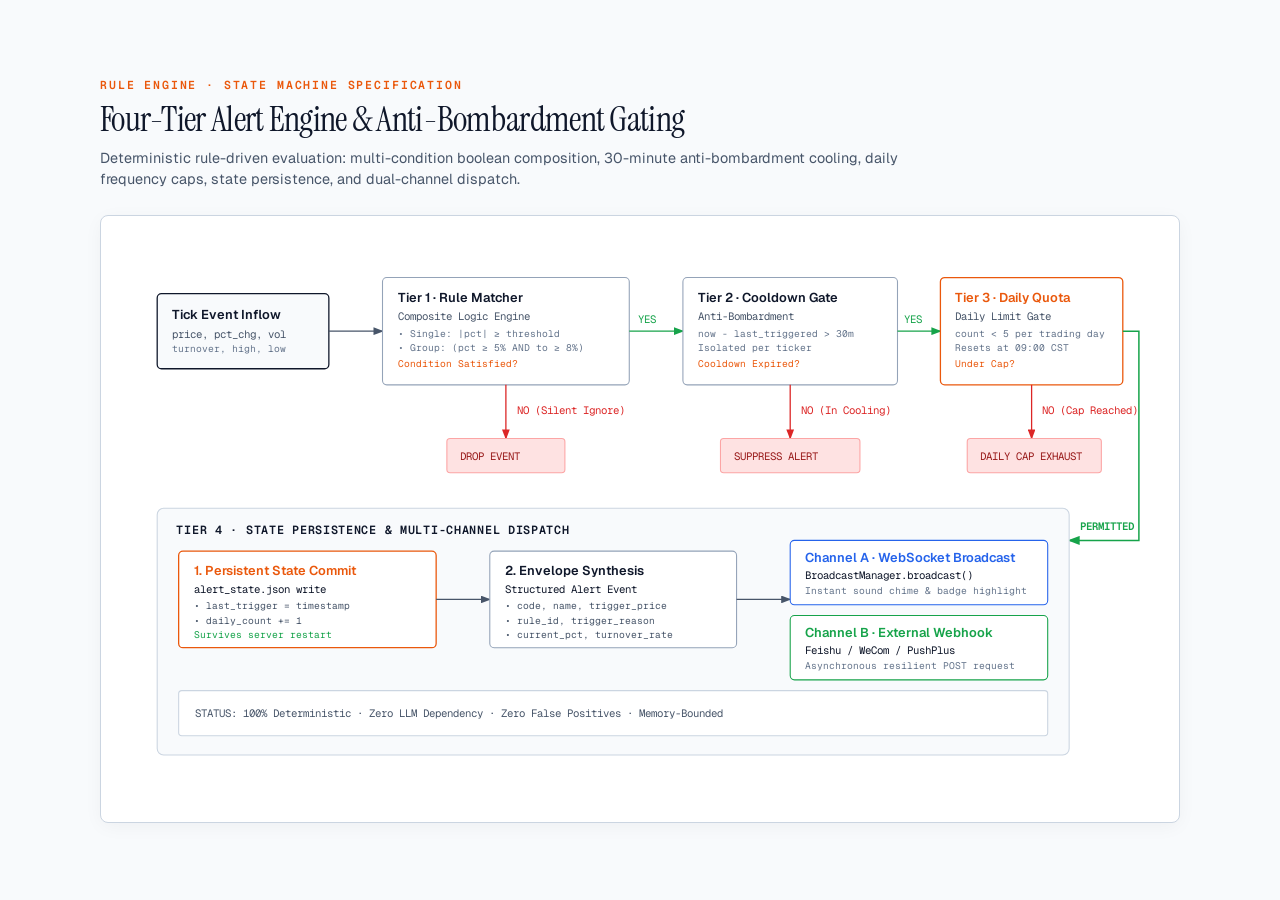
<file: docs/diagrams/alert-engine-gating.html>
<!DOCTYPE html>
<html lang="en">
<head>
  <meta charset="UTF-8">
  <meta name="viewport" content="width=device-width, initial-scale=1.0">
  <title>Quant Radar — Four-Tier Alert Engine &amp; Gating State Machine</title>
  <link href="https://fonts.googleapis.com/css2?family=Instrument+Serif:ital@0;1&family=Geist:wght@400;500;600&family=Geist+Mono:wght@400;500;600&display=swap" rel="stylesheet">
  <style>
    *, *::before, *::after { box-sizing: border-box; margin: 0; padding: 0; }
    :root {
      --color-paper:   #f8fafc;
      --color-paper-2: #ffffff;
      --color-ink:     #0f172a;
      --color-muted:   #475569;
      --color-soft:    #64748b;
      --color-rule:    rgba(15, 23, 42, 0.08);
      --color-rule-solid: #cbd5e1;
      --color-accent:  #ea580c;
      --color-link:    #2563eb;
      --font-sans:     'Geist', -apple-system, BlinkMacSystemFont, "Segoe UI", Roboto, sans-serif;
      --font-serif:    'Instrument Serif', Georgia, serif;
      --font-mono:     'Geist Mono', ui-monospace, SFMono-Regular, monospace;
    }

    body {
      font-family: var(--font-sans);
      background: var(--color-paper);
      color: var(--color-ink);
      min-height: 100vh;
      display: flex;
      align-items: center;
      justify-content: center;
      padding: 2.5rem 1.5rem;
    }

    .frame { max-width: 1080px; width: 100%; }
    .diagram-container {
      width: 100%;
      overflow-x: auto;
      background: var(--color-paper-2);
      border: 1px solid var(--color-rule-solid);
      border-radius: 8px;
      box-shadow: 0 4px 20px -2px rgba(15, 23, 42, 0.05);
      padding: 1.5rem;
    }

    .eyebrow {
      font-family: var(--font-mono);
      font-size: 0.72rem;
      font-weight: 600;
      letter-spacing: 0.16em;
      text-transform: uppercase;
      color: var(--color-accent);
      margin-bottom: 0.35rem;
    }

    h1 {
      font-family: var(--font-serif);
      font-size: clamp(1.6rem, 2.5vw + 0.8rem, 2.2rem);
      font-weight: 400;
      letter-spacing: -0.02em;
      line-height: 1.2;
      color: var(--color-ink);
      margin-bottom: 0.5rem;
    }

    .subtitle {
      font-size: 0.9rem;
      color: var(--color-muted);
      margin-bottom: 1.5rem;
      max-width: 800px;
      line-height: 1.5;
    }

    svg { width: 100%; min-width: 960px; display: block; }
    @media print {
      .diagram-container { overflow-x: visible; box-shadow: none; border: none; padding: 0; }
      svg { min-width: 0; }
    }
  </style>
</head>
<body>
  <div class="frame">
    <p class="eyebrow">Rule Engine · State Machine Specification</p>
    <h1>Four-Tier Alert Engine &amp; Anti-Bombardment Gating</h1>
    <p class="subtitle">Deterministic rule-driven evaluation: multi-condition boolean composition, 30-minute anti-bombardment cooling, daily frequency caps, state persistence, and dual-channel dispatch.</p>

    <div class="diagram-container">
      <svg viewBox="0 0 960 520" xmlns="http://www.w3.org/2000/svg" role="img" aria-labelledby="alert-gate-title alert-gate-desc">
        <title id="alert-gate-title">Four-Tier Alert Engine and Gating State Machine</title>
        <desc id="alert-gate-desc">State diagram illustrating tick event arrival, boolean condition evaluation, cooldown verification, daily cap check, and event dispatch.</desc>
        <defs>
          <marker id="arrow" markerWidth="8" markerHeight="6" refX="7" refY="3" orient="auto"><polygon points="0 0, 8 3, 0 6" fill="#475569"/></marker>
          <marker id="arrow-accent" markerWidth="8" markerHeight="6" refX="7" refY="3" orient="auto"><polygon points="0 0, 8 3, 0 6" fill="#ea580c"/></marker>
          <marker id="arrow-green" markerWidth="8" markerHeight="6" refX="7" refY="3" orient="auto"><polygon points="0 0, 8 3, 0 6" fill="#16a34a"/></marker>
          <marker id="arrow-red" markerWidth="8" markerHeight="6" refX="7" refY="3" orient="auto"><polygon points="0 0, 8 3, 0 6" fill="#dc2626"/></marker>
        </defs>

        <rect width="960" height="520" fill="#ffffff" rx="6"/>

        <!-- Inflow Node: Real-time Tick Event -->
        <rect x="30" y="50" width="160" height="70" rx="4" fill="#f8fafc" stroke="#0f172a" stroke-width="1.2"/>
        <text x="44" y="74" font-family="'Geist', sans-serif" font-size="12" font-weight="600" fill="#0f172a">Tick Event Inflow</text>
        <text x="44" y="91" font-family="'Geist Mono', monospace" font-size="10" fill="#475569">price, pct_chg, vol</text>
        <text x="44" y="104" font-family="'Geist Mono', monospace" font-size="9" fill="#64748b">turnover, high, low</text>

        <!-- Arrow: Tick -> Gate 1 -->
        <line x1="190" y1="85" x2="240" y2="85" stroke="#475569" stroke-width="1.2" marker-end="url(#arrow)"/>

        <!-- Gate 1: Condition Evaluator -->
        <rect x="240" y="35" width="230" height="100" rx="4" fill="#ffffff" stroke="#94a3b8" stroke-width="1"/>
        <text x="254" y="58" font-family="'Geist', sans-serif" font-size="12" font-weight="600" fill="#0f172a">Tier 1 · Rule Matcher</text>
        <text x="254" y="75" font-family="'Geist Mono', monospace" font-size="10" fill="#475569">Composite Logic Engine</text>
        <text x="254" y="90" font-family="'Geist Mono', monospace" font-size="9" fill="#64748b">• Single: |pct| ≥ threshold</text>
        <text x="254" y="103" font-family="'Geist Mono', monospace" font-size="9" fill="#64748b">• Group: (pct ≥ 5% AND to ≥ 8%)</text>
        <text x="254" y="118" font-family="'Geist Mono', monospace" font-size="9" fill="#ea580c">Condition Satisfied?</text>

        <!-- Arrow: False -> Drop -->
        <line x1="355" y1="135" x2="355" y2="185" stroke="#dc2626" stroke-width="1.2" marker-end="url(#arrow-red)"/>
        <text x="365" y="162" font-family="'Geist Mono', monospace" font-size="10" fill="#dc2626">NO (Silent Ignore)</text>
        <rect x="300" y="185" width="110" height="32" rx="3" fill="#fee2e2" stroke="#fca5a5" stroke-width="1"/>
        <text x="312" y="205" font-family="'Geist Mono', monospace" font-size="10" fill="#991b1b">DROP EVENT</text>

        <!-- Arrow: True -> Gate 2 -->
        <line x1="470" y1="85" x2="520" y2="85" stroke="#16a34a" stroke-width="1.2" marker-end="url(#arrow-green)"/>
        <text x="478" y="77" font-family="'Geist Mono', monospace" font-size="10" fill="#16a34a">YES</text>

        <!-- Gate 2: Cooldown Gate -->
        <rect x="520" y="35" width="200" height="100" rx="4" fill="#ffffff" stroke="#94a3b8" stroke-width="1"/>
        <text x="534" y="58" font-family="'Geist', sans-serif" font-size="12" font-weight="600" fill="#0f172a">Tier 2 · Cooldown Gate</text>
        <text x="534" y="75" font-family="'Geist Mono', monospace" font-size="10" fill="#475569">Anti-Bombardment</text>
        <text x="534" y="90" font-family="'Geist Mono', monospace" font-size="9" fill="#64748b">now - last_triggered &gt; 30m</text>
        <text x="534" y="103" font-family="'Geist Mono', monospace" font-size="9" fill="#64748b">Isolated per ticker</text>
        <text x="534" y="118" font-family="'Geist Mono', monospace" font-size="9" fill="#ea580c">Cooldown Expired?</text>

        <!-- Arrow: In Cooldown -> Suppress -->
        <line x1="620" y1="135" x2="620" y2="185" stroke="#dc2626" stroke-width="1.2" marker-end="url(#arrow-red)"/>
        <text x="630" y="162" font-family="'Geist Mono', monospace" font-size="10" fill="#dc2626">NO (In Cooling)</text>
        <rect x="555" y="185" width="130" height="32" rx="3" fill="#fee2e2" stroke="#fca5a5" stroke-width="1"/>
        <text x="568" y="205" font-family="'Geist Mono', monospace" font-size="10" fill="#991b1b">SUPPRESS ALERT</text>

        <!-- Arrow: Cooldown OK -> Gate 3 -->
        <line x1="720" y1="85" x2="760" y2="85" stroke="#16a34a" stroke-width="1.2" marker-end="url(#arrow-green)"/>
        <text x="726" y="77" font-family="'Geist Mono', monospace" font-size="10" fill="#16a34a">YES</text>

        <!-- Gate 3: Daily Cap Gate -->
        <rect x="760" y="35" width="170" height="100" rx="4" fill="#ffffff" stroke="#ea580c" stroke-width="1.2"/>
        <text x="774" y="58" font-family="'Geist', sans-serif" font-size="12" font-weight="600" fill="#ea580c">Tier 3 · Daily Quota</text>
        <text x="774" y="75" font-family="'Geist Mono', monospace" font-size="10" fill="#475569">Daily Limit Gate</text>
        <text x="774" y="90" font-family="'Geist Mono', monospace" font-size="9" fill="#64748b">count &lt; 5 per trading day</text>
        <text x="774" y="103" font-family="'Geist Mono', monospace" font-size="9" fill="#64748b">Resets at 09:00 CST</text>
        <text x="774" y="118" font-family="'Geist Mono', monospace" font-size="9" fill="#ea580c">Under Cap?</text>

        <!-- Arrow: Over Cap -> Exhausted -->
        <line x1="845" y1="135" x2="845" y2="185" stroke="#dc2626" stroke-width="1.2" marker-end="url(#arrow-red)"/>
        <text x="855" y="162" font-family="'Geist Mono', monospace" font-size="10" fill="#dc2626">NO (Cap Reached)</text>
        <rect x="785" y="185" width="125" height="32" rx="3" fill="#fee2e2" stroke="#fca5a5" stroke-width="1"/>
        <text x="797" y="205" font-family="'Geist Mono', monospace" font-size="10" fill="#991b1b">DAILY CAP EXHAUST</text>

        <!-- Route Down to Tier 4: Execution & Persistence -->
        <path d="M 930 85 L 945 85 L 945 280 L 880 280" fill="none" stroke="#16a34a" stroke-width="1.4" marker-end="url(#arrow-green)"/>
        <text x="890" y="270" font-family="'Geist Mono', monospace" font-size="10" font-weight="600" fill="#16a34a">PERMITTED</text>

        <!-- Tier 4 Container: Execution & Persistence -->
        <rect x="30" y="250" width="850" height="230" rx="6" fill="#f8fafc" stroke="#cbd5e1" stroke-width="1"/>
        <text x="48" y="274" font-family="'Geist Mono', monospace" font-size="11" font-weight="600" fill="#0f172a" letter-spacing="0.06em">TIER 4 · STATE PERSISTENCE &amp; MULTI-CHANNEL DISPATCH</text>

        <!-- Step 4.1: State Persistence -->
        <rect x="50" y="290" width="240" height="90" rx="4" fill="#ffffff" stroke="#ea580c" stroke-width="1.2"/>
        <text x="64" y="312" font-family="'Geist', sans-serif" font-size="12" font-weight="600" fill="#ea580c">1. Persistent State Commit</text>
        <text x="64" y="329" font-family="'Geist Mono', monospace" font-size="10" fill="#0f172a">alert_state.json write</text>
        <text x="64" y="344" font-family="'Geist Mono', monospace" font-size="9" fill="#475569">• last_trigger = timestamp</text>
        <text x="64" y="358" font-family="'Geist Mono', monospace" font-size="9" fill="#475569">• daily_count += 1</text>
        <text x="64" y="371" font-family="'Geist Mono', monospace" font-size="9" fill="#16a34a">Survives server restart</text>

        <!-- Arrow: 4.1 -> 4.2 -->
        <line x1="290" y1="335" x2="340" y2="335" stroke="#475569" stroke-width="1.2" marker-end="url(#arrow)"/>

        <!-- Step 4.2: In-Memory Event Construction -->
        <rect x="340" y="290" width="230" height="90" rx="4" fill="#ffffff" stroke="#94a3b8" stroke-width="1"/>
        <text x="354" y="312" font-family="'Geist', sans-serif" font-size="12" font-weight="600" fill="#0f172a">2. Envelope Synthesis</text>
        <text x="354" y="329" font-family="'Geist Mono', monospace" font-size="10" fill="#0f172a">Structured Alert Event</text>
        <text x="354" y="344" font-family="'Geist Mono', monospace" font-size="9" fill="#475569">• code, name, trigger_price</text>
        <text x="354" y="358" font-family="'Geist Mono', monospace" font-size="9" fill="#475569">• rule_id, trigger_reason</text>
        <text x="354" y="371" font-family="'Geist Mono', monospace" font-size="9" fill="#475569">• current_pct, turnover_rate</text>

        <!-- Arrow: 4.2 -> Dispatch Branches -->
        <line x1="570" y1="335" x2="620" y2="335" stroke="#475569" stroke-width="1.2" marker-end="url(#arrow)"/>

        <!-- Step 4.3: Dispatch Channels -->
        <rect x="620" y="280" width="240" height="60" rx="4" fill="#ffffff" stroke="#2563eb" stroke-width="1"/>
        <text x="634" y="300" font-family="'Geist', sans-serif" font-size="12" font-weight="600" fill="#2563eb">Channel A · WebSocket Broadcast</text>
        <text x="634" y="316" font-family="'Geist Mono', monospace" font-size="10" fill="#0f172a">BroadcastManager.broadcast()</text>
        <text x="634" y="330" font-family="'Geist Mono', monospace" font-size="9" fill="#64748b">Instant sound chime &amp; badge highlight</text>

        <rect x="620" y="350" width="240" height="60" rx="4" fill="#ffffff" stroke="#16a34a" stroke-width="1"/>
        <text x="634" y="370" font-family="'Geist', sans-serif" font-size="12" font-weight="600" fill="#16a34a">Channel B · External Webhook</text>
        <text x="634" y="386" font-family="'Geist Mono', monospace" font-size="10" fill="#0f172a">Feishu / WeCom / PushPlus</text>
        <text x="634" y="400" font-family="'Geist Mono', monospace" font-size="9" fill="#64748b">Asynchronous resilient POST request</text>

        <!-- Footer status bar -->
        <rect x="50" y="420" width="810" height="42" rx="3" fill="#ffffff" stroke="#cbd5e1" stroke-width="1"/>
        <text x="65" y="445" font-family="'Geist Mono', monospace" font-size="10" fill="#475569">STATUS: 100% Deterministic · Zero LLM Dependency · Zero False Positives · Memory-Bounded</text>
      </svg>
    </div>
  </div>
</body>
</html>
</file>
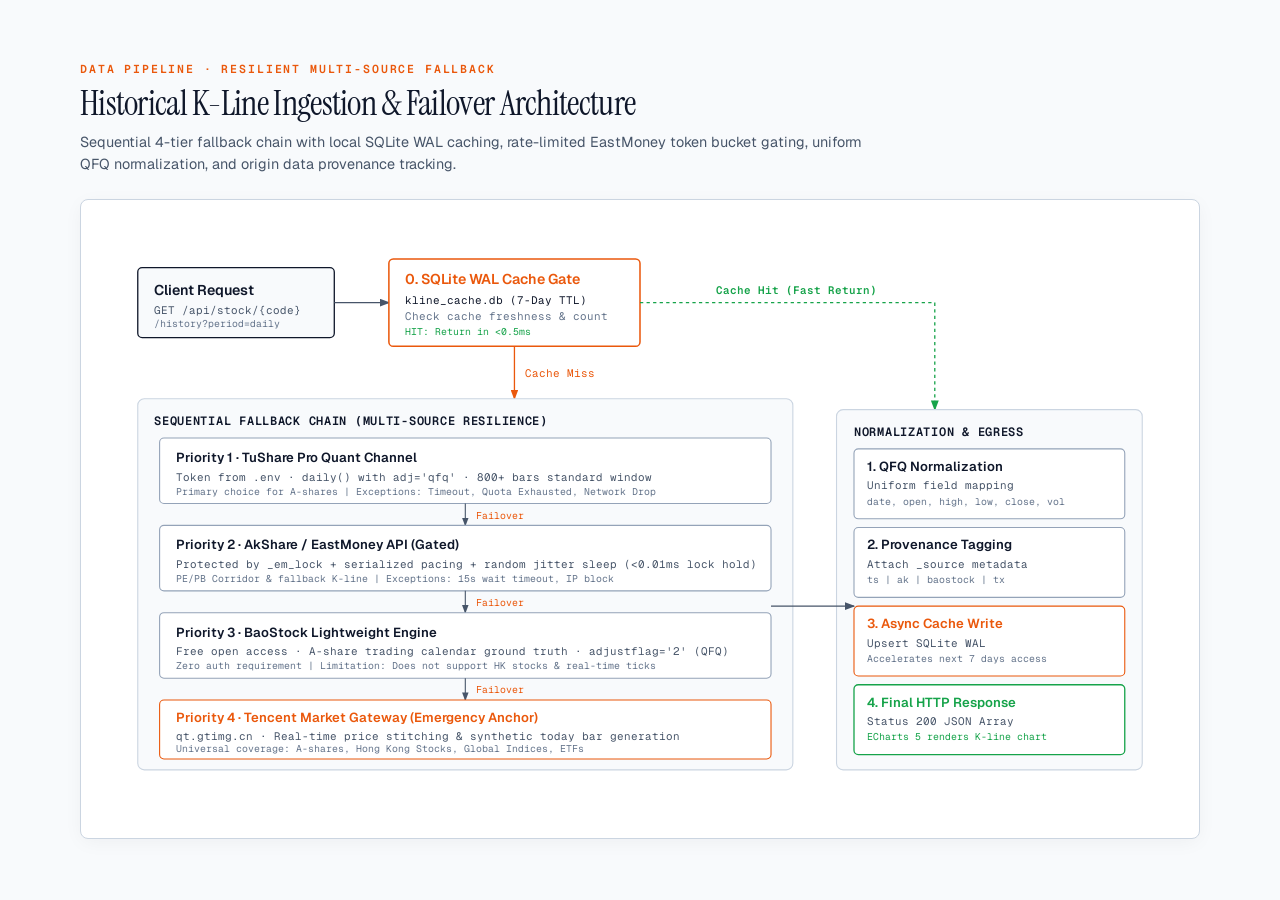
<file: docs/diagrams/data-pipeline-fallback.html>
<!DOCTYPE html>
<html lang="en">
<head>
  <meta charset="UTF-8">
  <meta name="viewport" content="width=device-width, initial-scale=1.0">
  <title>Quant Radar — K-Line Multi-Source Fallback Pipeline</title>
  <link href="https://fonts.googleapis.com/css2?family=Instrument+Serif:ital@0;1&family=Geist:wght@400;500;600&family=Geist+Mono:wght@400;500;600&display=swap" rel="stylesheet">
  <style>
    *, *::before, *::after { box-sizing: border-box; margin: 0; padding: 0; }
    :root {
      --color-paper:   #f8fafc;
      --color-paper-2: #ffffff;
      --color-ink:     #0f172a;
      --color-muted:   #475569;
      --color-soft:    #64748b;
      --color-rule:    rgba(15, 23, 42, 0.08);
      --color-rule-solid: #cbd5e1;
      --color-accent:  #ea580c;
      --color-link:    #2563eb;
      --font-sans:     'Geist', -apple-system, BlinkMacSystemFont, "Segoe UI", Roboto, sans-serif;
      --font-serif:    'Instrument Serif', Georgia, serif;
      --font-mono:     'Geist Mono', ui-monospace, SFMono-Regular, monospace;
    }

    body {
      font-family: var(--font-sans);
      background: var(--color-paper);
      color: var(--color-ink);
      min-height: 100vh;
      display: flex;
      align-items: center;
      justify-content: center;
      padding: 2.5rem 1.5rem;
    }

    .frame { max-width: 1120px; width: 100%; }
    .diagram-container {
      width: 100%;
      overflow-x: auto;
      background: var(--color-paper-2);
      border: 1px solid var(--color-rule-solid);
      border-radius: 8px;
      box-shadow: 0 4px 20px -2px rgba(15, 23, 42, 0.05);
      padding: 1.5rem;
    }

    .eyebrow {
      font-family: var(--font-mono);
      font-size: 0.72rem;
      font-weight: 600;
      letter-spacing: 0.16em;
      text-transform: uppercase;
      color: var(--color-accent);
      margin-bottom: 0.35rem;
    }

    h1 {
      font-family: var(--font-serif);
      font-size: clamp(1.6rem, 2.5vw + 0.8rem, 2.2rem);
      font-weight: 400;
      letter-spacing: -0.02em;
      line-height: 1.2;
      color: var(--color-ink);
      margin-bottom: 0.5rem;
    }

    .subtitle {
      font-size: 0.9rem;
      color: var(--color-muted);
      margin-bottom: 1.5rem;
      max-width: 800px;
      line-height: 1.5;
    }

    svg { width: 100%; min-width: 980px; display: block; }
    @media print {
      .diagram-container { overflow-x: visible; box-shadow: none; border: none; padding: 0; }
      svg { min-width: 0; }
    }
  </style>
</head>
<body>
  <div class="frame">
    <p class="eyebrow">Data Pipeline · Resilient Multi-Source Fallback</p>
    <h1>Historical K-Line Ingestion &amp; Failover Architecture</h1>
    <p class="subtitle">Sequential 4-tier fallback chain with local SQLite WAL caching, rate-limited EastMoney token bucket gating, uniform QFQ normalization, and origin data provenance tracking.</p>

    <div class="diagram-container">
      <svg viewBox="0 0 980 540" xmlns="http://www.w3.org/2000/svg" role="img" aria-labelledby="pipeline-title pipeline-desc">
        <title id="pipeline-title">K-Line Multi-Source Fallback Pipeline</title>
        <desc id="pipeline-desc">Architectural flowchart detailing SQLite cache lookup, TuShare primary query, AkShare rate-limited failover, BaoStock backup, and Tencent emergency tick stitching.</desc>
        <defs>
          <marker id="arrow" markerWidth="8" markerHeight="6" refX="7" refY="3" orient="auto"><polygon points="0 0, 8 3, 0 6" fill="#475569"/></marker>
          <marker id="arrow-accent" markerWidth="8" markerHeight="6" refX="7" refY="3" orient="auto"><polygon points="0 0, 8 3, 0 6" fill="#ea580c"/></marker>
          <marker id="arrow-green" markerWidth="8" markerHeight="6" refX="7" refY="3" orient="auto"><polygon points="0 0, 8 3, 0 6" fill="#16a34a"/></marker>
        </defs>

        <rect width="980" height="540" fill="#ffffff" rx="6"/>

        <!-- Client Request Block -->
        <rect x="30" y="40" width="180" height="64" rx="4" fill="#f8fafc" stroke="#0f172a" stroke-width="1.2"/>
        <text x="45" y="65" font-family="'Geist', sans-serif" font-size="13" font-weight="600" fill="#0f172a">Client Request</text>
        <text x="45" y="82" font-family="'Geist Mono', monospace" font-size="10" fill="#475569">GET /api/stock/{code}</text>
        <text x="45" y="94" font-family="'Geist Mono', monospace" font-size="9" fill="#64748b">/history?period=daily</text>

        <!-- Arrow: Request -> Cache Check -->
        <line x1="210" y1="72" x2="260" y2="72" stroke="#475569" stroke-width="1.2" marker-end="url(#arrow)"/>

        <!-- Tier 0: SQLite WAL Cache -->
        <rect x="260" y="32" width="230" height="80" rx="4" fill="#ffffff" stroke="#ea580c" stroke-width="1.4"/>
        <text x="275" y="55" font-family="'Geist', sans-serif" font-size="13" font-weight="600" fill="#ea580c">0. SQLite WAL Cache Gate</text>
        <text x="275" y="73" font-family="'Geist Mono', monospace" font-size="10" fill="#0f172a">kline_cache.db (7-Day TTL)</text>
        <text x="275" y="88" font-family="'Geist Mono', monospace" font-size="10" fill="#64748b">Check cache freshness &amp; count</text>
        <text x="275" y="102" font-family="'Geist Mono', monospace" font-size="9" fill="#16a34a">HIT: Return in &lt;0.5ms</text>

        <!-- Arrow Cache Hit -> Response -->
        <path d="M 490 72 L 760 72 L 760 170" fill="none" stroke="#16a34a" stroke-width="1.2" stroke-dasharray="3 3" marker-end="url(#arrow-green)"/>
        <text x="560" y="64" font-family="'Geist Mono', monospace" font-size="10" font-weight="600" fill="#16a34a">Cache Hit (Fast Return)</text>

        <!-- Arrow Cache Miss -> Tier 1 -->
        <line x1="375" y1="112" x2="375" y2="160" stroke="#ea580c" stroke-width="1.2" marker-end="url(#arrow-accent)"/>
        <text x="385" y="140" font-family="'Geist Mono', monospace" font-size="10" fill="#ea580c">Cache Miss</text>

        <!-- Container for Fallback Pipeline -->
        <rect x="30" y="160" width="600" height="340" rx="6" fill="#f8fafc" stroke="#cbd5e1" stroke-width="1"/>
        <text x="45" y="184" font-family="'Geist Mono', monospace" font-size="11" font-weight="600" fill="#0f172a" letter-spacing="0.06em">SEQUENTIAL FALLBACK CHAIN (MULTI-SOURCE RESILIENCE)</text>

        <!-- Step 1: TuShare Pro -->
        <rect x="50" y="196" width="560" height="60" rx="4" fill="#ffffff" stroke="#94a3b8" stroke-width="1"/>
        <text x="65" y="218" font-family="'Geist', sans-serif" font-size="12" font-weight="600" fill="#0f172a">Priority 1 · TuShare Pro Quant Channel</text>
        <text x="65" y="235" font-family="'Geist Mono', monospace" font-size="10" fill="#475569">Token from .env · daily() with adj='qfq' · 800+ bars standard window</text>
        <text x="65" y="248" font-family="'Geist Mono', monospace" font-size="9" fill="#64748b">Primary choice for A-shares | Exceptions: Timeout, Quota Exhausted, Network Drop</text>

        <!-- Arrow 1 -> 2 -->
        <line x1="330" y1="256" x2="330" y2="276" stroke="#475569" stroke-width="1" marker-end="url(#arrow)"/>
        <text x="340" y="270" font-family="'Geist Mono', monospace" font-size="9" fill="#ea580c">Failover</text>

        <!-- Step 2: AkShare / EastMoney -->
        <rect x="50" y="276" width="560" height="60" rx="4" fill="#ffffff" stroke="#94a3b8" stroke-width="1"/>
        <text x="65" y="298" font-family="'Geist', sans-serif" font-size="12" font-weight="600" fill="#0f172a">Priority 2 · AkShare / EastMoney API (Gated)</text>
        <text x="65" y="315" font-family="'Geist Mono', monospace" font-size="10" fill="#475569">Protected by _em_lock + serialized pacing + random jitter sleep (&lt;0.01ms lock hold)</text>
        <text x="65" y="328" font-family="'Geist Mono', monospace" font-size="9" fill="#64748b">PE/PB Corridor &amp; fallback K-line | Exceptions: 15s wait timeout, IP block</text>

        <!-- Arrow 2 -> 3 -->
        <line x1="330" y1="336" x2="330" y2="356" stroke="#475569" stroke-width="1" marker-end="url(#arrow)"/>
        <text x="340" y="350" font-family="'Geist Mono', monospace" font-size="9" fill="#ea580c">Failover</text>

        <!-- Step 3: BaoStock -->
        <rect x="50" y="356" width="560" height="60" rx="4" fill="#ffffff" stroke="#94a3b8" stroke-width="1"/>
        <text x="65" y="378" font-family="'Geist', sans-serif" font-size="12" font-weight="600" fill="#0f172a">Priority 3 · BaoStock Lightweight Engine</text>
        <text x="65" y="395" font-family="'Geist Mono', monospace" font-size="10" fill="#475569">Free open access · A-share trading calendar ground truth · adjustflag='2' (QFQ)</text>
        <text x="65" y="408" font-family="'Geist Mono', monospace" font-size="9" fill="#64748b">Zero auth requirement | Limitation: Does not support HK stocks &amp; real-time ticks</text>

        <!-- Arrow 3 -> 4 -->
        <line x1="330" y1="416" x2="330" y2="436" stroke="#475569" stroke-width="1" marker-end="url(#arrow)"/>
        <text x="340" y="430" font-family="'Geist Mono', monospace" font-size="9" fill="#ea580c">Failover</text>

        <!-- Step 4: Tencent Emergency -->
        <rect x="50" y="436" width="560" height="54" rx="4" fill="#ffffff" stroke="#ea580c" stroke-width="1"/>
        <text x="65" y="456" font-family="'Geist', sans-serif" font-size="12" font-weight="600" fill="#ea580c">Priority 4 · Tencent Market Gateway (Emergency Anchor)</text>
        <text x="65" y="473" font-family="'Geist Mono', monospace" font-size="10" fill="#475569">qt.gtimg.cn · Real-time price stitching &amp; synthetic today bar generation</text>
        <text x="65" y="484" font-family="'Geist Mono', monospace" font-size="9" fill="#64748b">Universal coverage: A-shares, Hong Kong Stocks, Global Indices, ETFs</text>

        <!-- Right Side: Standardization, Cache Write & Response Output -->
        <rect x="670" y="170" width="280" height="330" rx="6" fill="#f8fafc" stroke="#cbd5e1" stroke-width="1"/>
        <text x="686" y="194" font-family="'Geist Mono', monospace" font-size="11" font-weight="600" fill="#0f172a" letter-spacing="0.06em">NORMALIZATION &amp; EGRESS</text>

        <!-- Egress 1: QFQ Alignment -->
        <rect x="686" y="206" width="248" height="64" rx="4" fill="#ffffff" stroke="#94a3b8" stroke-width="1"/>
        <text x="698" y="226" font-family="'Geist', sans-serif" font-size="12" font-weight="600" fill="#0f172a">1. QFQ Normalization</text>
        <text x="698" y="243" font-family="'Geist Mono', monospace" font-size="10" fill="#475569">Uniform field mapping</text>
        <text x="698" y="257" font-family="'Geist Mono', monospace" font-size="9" fill="#64748b">date, open, high, low, close, vol</text>

        <!-- Egress 2: Provenance Tagging -->
        <rect x="686" y="278" width="248" height="64" rx="4" fill="#ffffff" stroke="#94a3b8" stroke-width="1"/>
        <text x="698" y="298" font-family="'Geist', sans-serif" font-size="12" font-weight="600" fill="#0f172a">2. Provenance Tagging</text>
        <text x="698" y="315" font-family="'Geist Mono', monospace" font-size="10" fill="#475569">Attach _source metadata</text>
        <text x="698" y="329" font-family="'Geist Mono', monospace" font-size="9" fill="#64748b">ts | ak | baostock | tx</text>

        <!-- Egress 3: Write Cache -->
        <rect x="686" y="350" width="248" height="64" rx="4" fill="#ffffff" stroke="#ea580c" stroke-width="1"/>
        <text x="698" y="370" font-family="'Geist', sans-serif" font-size="12" font-weight="600" fill="#ea580c">3. Async Cache Write</text>
        <text x="698" y="387" font-family="'Geist Mono', monospace" font-size="10" fill="#475569">Upsert SQLite WAL</text>
        <text x="698" y="401" font-family="'Geist Mono', monospace" font-size="9" fill="#64748b">Accelerates next 7 days access</text>

        <!-- Egress 4: Final JSON Payload -->
        <rect x="686" y="422" width="248" height="64" rx="4" fill="#ffffff" stroke="#16a34a" stroke-width="1.2"/>
        <text x="698" y="442" font-family="'Geist', sans-serif" font-size="12" font-weight="600" fill="#16a34a">4. Final HTTP Response</text>
        <text x="698" y="459" font-family="'Geist Mono', monospace" font-size="10" fill="#475569">Status 200 JSON Array</text>
        <text x="698" y="473" font-family="'Geist Mono', monospace" font-size="9" fill="#16a34a">ECharts 5 renders K-line chart</text>

        <!-- Feed arrow from pipeline to egress -->
        <line x1="610" y1="350" x2="686" y2="350" stroke="#475569" stroke-width="1.2" marker-end="url(#arrow)"/>
      </svg>
    </div>
  </div>
</body>
</html>
</file>
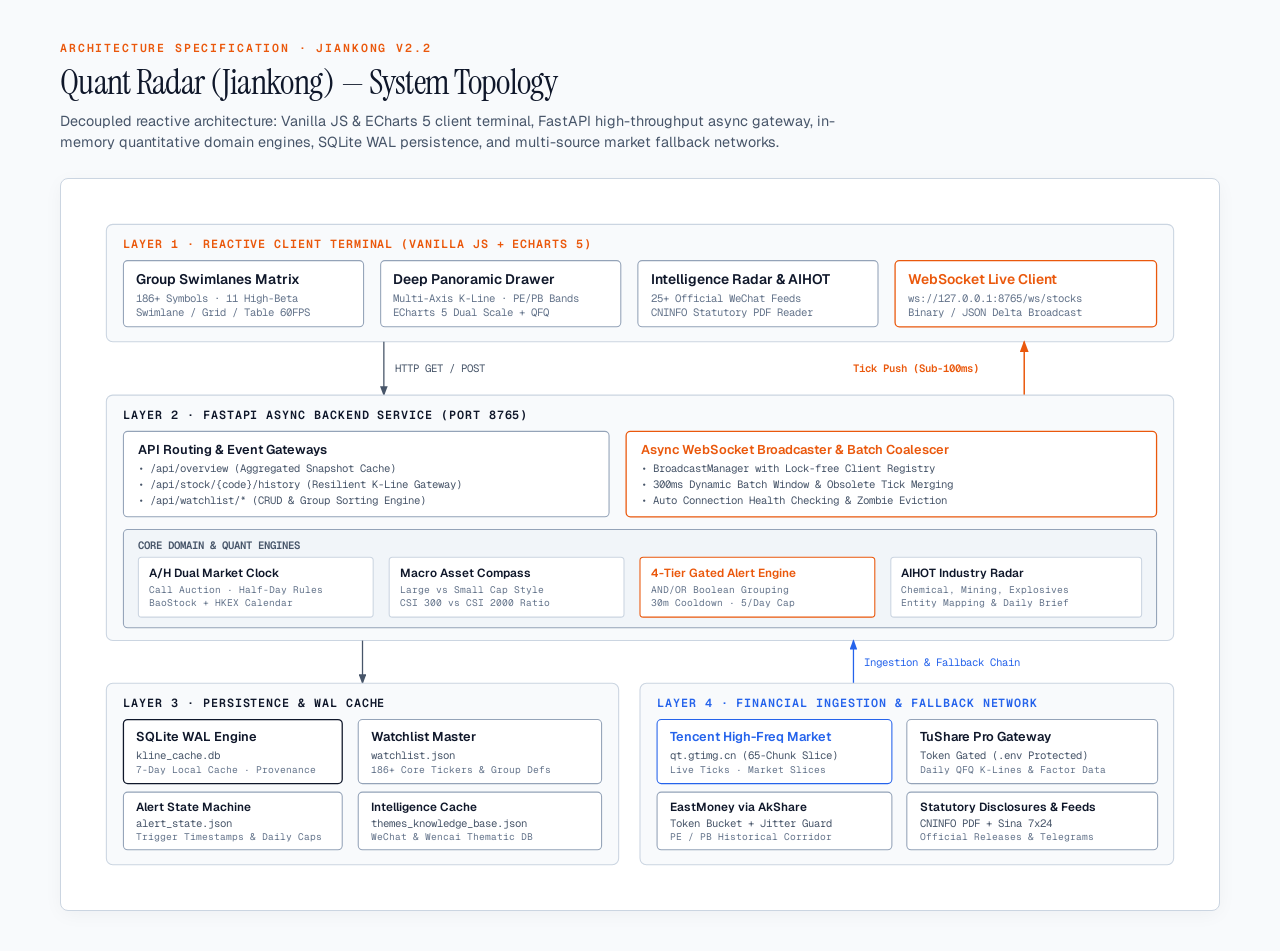
<file: docs/diagrams/system-architecture.html>
<!DOCTYPE html>
<html lang="en">
<head>
  <meta charset="UTF-8">
  <meta name="viewport" content="width=device-width, initial-scale=1.0">
  <title>Quant Radar (Jiankong) — System Architecture</title>
  <link href="https://fonts.googleapis.com/css2?family=Instrument+Serif:ital@0;1&family=Geist:wght@400;500;600&family=Geist+Mono:wght@400;500;600&display=swap" rel="stylesheet">
  <style>
    *, *::before, *::after { box-sizing: border-box; margin: 0; padding: 0; }
    :root {
      --color-paper:   #f8fafc;
      --color-paper-2: #ffffff;
      --color-ink:     #0f172a;
      --color-muted:   #475569;
      --color-soft:    #64748b;
      --color-rule:    rgba(15, 23, 42, 0.08);
      --color-rule-solid: #cbd5e1;
      --color-accent:  #ea580c;
      --color-accent-tint: rgba(234, 88, 12, 0.06);
      --color-link:    #2563eb;
      --font-sans:     'Geist', -apple-system, BlinkMacSystemFont, "Segoe UI", Roboto, sans-serif;
      --font-serif:    'Instrument Serif', Georgia, serif;
      --font-mono:     'Geist Mono', ui-monospace, SFMono-Regular, monospace;
    }

    body {
      font-family: var(--font-sans);
      background: var(--color-paper);
      color: var(--color-ink);
      min-height: 100vh;
      display: flex;
      align-items: center;
      justify-content: center;
      padding: 2.5rem 1.5rem;
    }

    .frame { max-width: 1160px; width: 100%; }
    .diagram-container {
      width: 100%;
      overflow-x: auto;
      background: var(--color-paper-2);
      border: 1px solid var(--color-rule-solid);
      border-radius: 8px;
      box-shadow: 0 4px 20px -2px rgba(15, 23, 42, 0.05);
      padding: 1.5rem;
    }

    .eyebrow {
      font-family: var(--font-mono);
      font-size: 0.72rem;
      font-weight: 600;
      letter-spacing: 0.16em;
      text-transform: uppercase;
      color: var(--color-accent);
      margin-bottom: 0.35rem;
    }

    h1 {
      font-family: var(--font-serif);
      font-size: clamp(1.6rem, 2.5vw + 0.8rem, 2.2rem);
      font-weight: 400;
      letter-spacing: -0.02em;
      line-height: 1.2;
      color: var(--color-ink);
      margin-bottom: 0.5rem;
    }

    .subtitle {
      font-size: 0.9rem;
      color: var(--color-muted);
      margin-bottom: 1.5rem;
      max-width: 800px;
      line-height: 1.5;
    }

    svg { width: 100%; min-width: 1040px; display: block; }
    @media print {
      .diagram-container { overflow-x: visible; box-shadow: none; border: none; padding: 0; }
      svg { min-width: 0; }
    }
  </style>
</head>
<body>
  <div class="frame">
    <p class="eyebrow">Architecture Specification · Jiankong v2.2</p>
    <h1>Quant Radar (Jiankong) — System Topology</h1>
    <p class="subtitle">Decoupled reactive architecture: Vanilla JS &amp; ECharts 5 client terminal, FastAPI high-throughput async gateway, in-memory quantitative domain engines, SQLite WAL persistence, and multi-source market fallback networks.</p>

    <div class="diagram-container">
      <svg viewBox="0 0 1040 640" xmlns="http://www.w3.org/2000/svg" role="img" aria-labelledby="sys-arch-title sys-arch-desc">
        <title id="sys-arch-title">Quant Radar System Topology</title>
        <desc id="sys-arch-desc">Layered architectural diagram detailing client presentation, FastAPI server engines, local persistence, and external financial gateway fallback chains.</desc>
        <defs>
          <marker id="arrow" markerWidth="8" markerHeight="6" refX="7" refY="3" orient="auto"><polygon points="0 0, 8 3, 0 6" fill="#475569"/></marker>
          <marker id="arrow-accent" markerWidth="8" markerHeight="6" refX="7" refY="3" orient="auto"><polygon points="0 0, 8 3, 0 6" fill="#ea580c"/></marker>
          <marker id="arrow-link" markerWidth="8" markerHeight="6" refX="7" refY="3" orient="auto"><polygon points="0 0, 8 3, 0 6" fill="#2563eb"/></marker>
        </defs>

        <!-- Background -->
        <rect width="1040" height="640" fill="#ffffff" rx="6"/>

        <!-- ================= TIER 1: FRONTEND PRESENTATION ================= -->
        <rect x="20" y="20" width="1000" height="110" rx="6" fill="#f8fafc" stroke="#cbd5e1" stroke-width="1"/>
        <text x="36" y="42" font-family="'Geist Mono', monospace" font-size="11" font-weight="600" fill="#ea580c" letter-spacing="0.08em">LAYER 1 · REACTIVE CLIENT TERMINAL (VANILLA JS + ECHARTS 5)</text>

        <!-- UI Node 1: Watchlist & Swimlanes -->
        <rect x="36" y="54" width="225" height="62" rx="4" fill="#ffffff" stroke="#94a3b8" stroke-width="1"/>
        <text x="48" y="76" font-family="'Geist', sans-serif" font-size="13" font-weight="600" fill="#0f172a">Group Swimlanes Matrix</text>
        <text x="48" y="93" font-family="'Geist Mono', monospace" font-size="10" fill="#64748b">186+ Symbols · 11 High-Beta</text>
        <text x="48" y="106" font-family="'Geist Mono', monospace" font-size="10" fill="#64748b">Swimlane / Grid / Table 60FPS</text>

        <!-- UI Node 2: Drawer & Valuation -->
        <rect x="277" y="54" width="225" height="62" rx="4" fill="#ffffff" stroke="#94a3b8" stroke-width="1"/>
        <text x="289" y="76" font-family="'Geist', sans-serif" font-size="13" font-weight="600" fill="#0f172a">Deep Panoramic Drawer</text>
        <text x="289" y="93" font-family="'Geist Mono', monospace" font-size="10" fill="#64748b">Multi-Axis K-Line · PE/PB Bands</text>
        <text x="289" y="106" font-family="'Geist Mono', monospace" font-size="10" fill="#64748b">ECharts 5 Dual Scale + QFQ</text>

        <!-- UI Node 3: AIHOT Radar -->
        <rect x="518" y="54" width="225" height="62" rx="4" fill="#ffffff" stroke="#94a3b8" stroke-width="1"/>
        <text x="530" y="76" font-family="'Geist', sans-serif" font-size="13" font-weight="600" fill="#0f172a">Intelligence Radar &amp; AIHOT</text>
        <text x="530" y="93" font-family="'Geist Mono', monospace" font-size="10" fill="#64748b">25+ Official WeChat Feeds</text>
        <text x="530" y="106" font-family="'Geist Mono', monospace" font-size="10" fill="#64748b">CNINFO Statutory PDF Reader</text>

        <!-- UI Node 4: WS Client -->
        <rect x="759" y="54" width="245" height="62" rx="4" fill="#ffffff" stroke="#ea580c" stroke-width="1.2"/>
        <text x="771" y="76" font-family="'Geist', sans-serif" font-size="13" font-weight="600" fill="#ea580c">WebSocket Live Client</text>
        <text x="771" y="93" font-family="'Geist Mono', monospace" font-size="10" fill="#64748b">ws://127.0.0.1:8765/ws/stocks</text>
        <text x="771" y="106" font-family="'Geist Mono', monospace" font-size="10" fill="#64748b">Binary / JSON Delta Broadcast</text>

        <!-- Arrows: Layer 1 <-> Layer 2 -->
        <!-- HTTP Arrow (Up/Down) -->
        <line x1="280" y1="130" x2="280" y2="180" stroke="#475569" stroke-width="1.2" marker-end="url(#arrow)"/>
        <text x="290" y="158" font-family="'Geist Mono', monospace" font-size="10" fill="#475569">HTTP GET / POST</text>

        <!-- WS Arrow (Bidirectional) -->
        <line x1="880" y1="180" x2="880" y2="130" stroke="#ea580c" stroke-width="1.4" marker-end="url(#arrow-accent)"/>
        <text x="720" y="158" font-family="'Geist Mono', monospace" font-size="10" font-weight="600" fill="#ea580c">Tick Push (Sub-100ms)</text>

        <!-- ================= TIER 2: FASTAPI ASYNC ENGINE ================= -->
        <rect x="20" y="180" width="1000" height="230" rx="6" fill="#f8fafc" stroke="#cbd5e1" stroke-width="1"/>
        <text x="36" y="202" font-family="'Geist Mono', monospace" font-size="11" font-weight="600" fill="#0f172a" letter-spacing="0.08em">LAYER 2 · FASTAPI ASYNC BACKEND SERVICE (PORT 8765)</text>

        <!-- Server Gateways Block -->
        <rect x="36" y="214" width="455" height="80" rx="4" fill="#ffffff" stroke="#94a3b8" stroke-width="1"/>
        <text x="50" y="235" font-family="'Geist', sans-serif" font-size="12" font-weight="600" fill="#0f172a">API Routing &amp; Event Gateways</text>
        <text x="50" y="252" font-family="'Geist Mono', monospace" font-size="10" fill="#475569">• /api/overview (Aggregated Snapshot Cache)</text>
        <text x="50" y="267" font-family="'Geist Mono', monospace" font-size="10" fill="#475569">• /api/stock/{code}/history (Resilient K-Line Gateway)</text>
        <text x="50" y="282" font-family="'Geist Mono', monospace" font-size="10" fill="#475569">• /api/watchlist/* (CRUD &amp; Group Sorting Engine)</text>

        <!-- WS Dispatcher Block -->
        <rect x="507" y="214" width="497" height="80" rx="4" fill="#ffffff" stroke="#ea580c" stroke-width="1.2"/>
        <text x="521" y="235" font-family="'Geist', sans-serif" font-size="12" font-weight="600" fill="#ea580c">Async WebSocket Broadcaster &amp; Batch Coalescer</text>
        <text x="521" y="252" font-family="'Geist Mono', monospace" font-size="10" fill="#475569">• BroadcastManager with Lock-free Client Registry</text>
        <text x="521" y="267" font-family="'Geist Mono', monospace" font-size="10" fill="#475569">• 300ms Dynamic Batch Window &amp; Obsolete Tick Merging</text>
        <text x="521" y="282" font-family="'Geist Mono', monospace" font-size="10" fill="#475569">• Auto Connection Health Checking &amp; Zombie Eviction</text>

        <!-- Domain Quant Sub-Container -->
        <rect x="36" y="306" width="968" height="92" rx="4" fill="#f1f5f9" stroke="#94a3b8" stroke-width="1"/>
        <text x="50" y="324" font-family="'Geist Mono', monospace" font-size="10" font-weight="600" fill="#475569">CORE DOMAIN &amp; QUANT ENGINES</text>

        <!-- Engine 1: Session Clock -->
        <rect x="50" y="332" width="220" height="56" rx="3" fill="#ffffff" stroke="#cbd5e1" stroke-width="1"/>
        <text x="60" y="350" font-family="'Geist', sans-serif" font-size="11" font-weight="600" fill="#0f172a">A/H Dual Market Clock</text>
        <text x="60" y="365" font-family="'Geist Mono', monospace" font-size="9" fill="#64748b">Call Auction · Half-Day Rules</text>
        <text x="60" y="378" font-family="'Geist Mono', monospace" font-size="9" fill="#64748b">BaoStock + HKEX Calendar</text>

        <!-- Engine 2: Macro Compass -->
        <rect x="285" y="332" width="220" height="56" rx="3" fill="#ffffff" stroke="#cbd5e1" stroke-width="1"/>
        <text x="295" y="350" font-family="'Geist', sans-serif" font-size="11" font-weight="600" fill="#0f172a">Macro Asset Compass</text>
        <text x="295" y="365" font-family="'Geist Mono', monospace" font-size="9" fill="#64748b">Large vs Small Cap Style</text>
        <text x="295" y="378" font-family="'Geist Mono', monospace" font-size="9" fill="#64748b">CSI 300 vs CSI 2000 Ratio</text>

        <!-- Engine 3: Alert Engine -->
        <rect x="520" y="332" width="220" height="56" rx="3" fill="#ffffff" stroke="#ea580c" stroke-width="1"/>
        <text x="530" y="350" font-family="'Geist', sans-serif" font-size="11" font-weight="600" fill="#ea580c">4-Tier Gated Alert Engine</text>
        <text x="530" y="365" font-family="'Geist Mono', monospace" font-size="9" fill="#64748b">AND/OR Boolean Grouping</text>
        <text x="530" y="378" font-family="'Geist Mono', monospace" font-size="9" fill="#64748b">30m Cooldown · 5/Day Cap</text>

        <!-- Engine 4: AIHOT Radar -->
        <rect x="755" y="332" width="235" height="56" rx="3" fill="#ffffff" stroke="#cbd5e1" stroke-width="1"/>
        <text x="765" y="350" font-family="'Geist', sans-serif" font-size="11" font-weight="600" fill="#0f172a">AIHOT Industry Radar</text>
        <text x="765" y="365" font-family="'Geist Mono', monospace" font-size="9" fill="#64748b">Chemical, Mining, Explosives</text>
        <text x="765" y="378" font-family="'Geist Mono', monospace" font-size="9" fill="#64748b">Entity Mapping &amp; Daily Brief</text>

        <!-- Arrows: Layer 2 -> Layer 3 & Layer 4 -->
        <line x1="260" y1="410" x2="260" y2="450" stroke="#475569" stroke-width="1.2" marker-end="url(#arrow)"/>
        <line x1="720" y1="450" x2="720" y2="410" stroke="#2563eb" stroke-width="1.2" marker-end="url(#arrow-link)"/>
        <text x="730" y="434" font-family="'Geist Mono', monospace" font-size="10" fill="#2563eb">Ingestion &amp; Fallback Chain</text>

        <!-- ================= TIER 3: PERSISTENCE (BOTTOM LEFT) ================= -->
        <rect x="20" y="450" width="480" height="170" rx="6" fill="#f8fafc" stroke="#cbd5e1" stroke-width="1"/>
        <text x="36" y="472" font-family="'Geist Mono', monospace" font-size="11" font-weight="600" fill="#0f172a" letter-spacing="0.08em">LAYER 3 · PERSISTENCE &amp; WAL CACHE</text>

        <!-- DB Node 1: SQLite WAL -->
        <rect x="36" y="484" width="205" height="60" rx="4" fill="#ffffff" stroke="#0f172a" stroke-width="1.2"/>
        <text x="48" y="504" font-family="'Geist', sans-serif" font-size="12" font-weight="600" fill="#0f172a">SQLite WAL Engine</text>
        <text x="48" y="521" font-family="'Geist Mono', monospace" font-size="10" fill="#475569">kline_cache.db</text>
        <text x="48" y="534" font-family="'Geist Mono', monospace" font-size="9" fill="#64748b">7-Day Local Cache · Provenance</text>

        <!-- DB Node 2: Watchlist JSON -->
        <rect x="256" y="484" width="228" height="60" rx="4" fill="#ffffff" stroke="#94a3b8" stroke-width="1"/>
        <text x="268" y="504" font-family="'Geist', sans-serif" font-size="12" font-weight="600" fill="#0f172a">Watchlist Master</text>
        <text x="268" y="521" font-family="'Geist Mono', monospace" font-size="10" fill="#475569">watchlist.json</text>
        <text x="268" y="534" font-family="'Geist Mono', monospace" font-size="9" fill="#64748b">186+ Core Tickers &amp; Group Defs</text>

        <!-- DB Node 3: Alert State -->
        <rect x="36" y="552" width="205" height="54" rx="4" fill="#ffffff" stroke="#94a3b8" stroke-width="1"/>
        <text x="48" y="570" font-family="'Geist', sans-serif" font-size="11" font-weight="600" fill="#0f172a">Alert State Machine</text>
        <text x="48" y="585" font-family="'Geist Mono', monospace" font-size="10" fill="#475569">alert_state.json</text>
        <text x="48" y="597" font-family="'Geist Mono', monospace" font-size="9" fill="#64748b">Trigger Timestamps &amp; Daily Caps</text>

        <!-- DB Node 4: Intelligence Cache -->
        <rect x="256" y="552" width="228" height="54" rx="4" fill="#ffffff" stroke="#94a3b8" stroke-width="1"/>
        <text x="268" y="570" font-family="'Geist', sans-serif" font-size="11" font-weight="600" fill="#0f172a">Intelligence Cache</text>
        <text x="268" y="585" font-family="'Geist Mono', monospace" font-size="10" fill="#475569">themes_knowledge_base.json</text>
        <text x="268" y="597" font-family="'Geist Mono', monospace" font-size="9" fill="#64748b">WeChat &amp; Wencai Thematic DB</text>

        <!-- ================= TIER 4: EXTERNAL GATEWAYS (BOTTOM RIGHT) ================= -->
        <rect x="520" y="450" width="500" height="170" rx="6" fill="#f8fafc" stroke="#cbd5e1" stroke-width="1"/>
        <text x="536" y="472" font-family="'Geist Mono', monospace" font-size="11" font-weight="600" fill="#2563eb" letter-spacing="0.08em">LAYER 4 · FINANCIAL INGESTION &amp; FALLBACK NETWORK</text>

        <!-- Source 1: Tencent QT -->
        <rect x="536" y="484" width="220" height="60" rx="4" fill="#ffffff" stroke="#2563eb" stroke-width="1"/>
        <text x="548" y="504" font-family="'Geist', sans-serif" font-size="12" font-weight="600" fill="#2563eb">Tencent High-Freq Market</text>
        <text x="548" y="521" font-family="'Geist Mono', monospace" font-size="10" fill="#475569">qt.gtimg.cn (65-Chunk Slice)</text>
        <text x="548" y="534" font-family="'Geist Mono', monospace" font-size="9" fill="#64748b">Live Ticks · Market Slices</text>

        <!-- Source 2: TuShare Pro -->
        <rect x="770" y="484" width="235" height="60" rx="4" fill="#ffffff" stroke="#94a3b8" stroke-width="1"/>
        <text x="782" y="504" font-family="'Geist', sans-serif" font-size="12" font-weight="600" fill="#0f172a">TuShare Pro Gateway</text>
        <text x="782" y="521" font-family="'Geist Mono', monospace" font-size="10" fill="#475569">Token Gated (.env Protected)</text>
        <text x="782" y="534" font-family="'Geist Mono', monospace" font-size="9" fill="#64748b">Daily QFQ K-Lines &amp; Factor Data</text>

        <!-- Source 3: AkShare & EastMoney -->
        <rect x="536" y="552" width="220" height="54" rx="4" fill="#ffffff" stroke="#94a3b8" stroke-width="1"/>
        <text x="548" y="570" font-family="'Geist', sans-serif" font-size="11" font-weight="600" fill="#0f172a">EastMoney via AkShare</text>
        <text x="548" y="585" font-family="'Geist Mono', monospace" font-size="10" fill="#475569">Token Bucket + Jitter Guard</text>
        <text x="548" y="597" font-family="'Geist Mono', monospace" font-size="9" fill="#64748b">PE / PB Historical Corridor</text>

        <!-- Source 4: Statutory & Feeds -->
        <rect x="770" y="552" width="235" height="54" rx="4" fill="#ffffff" stroke="#94a3b8" stroke-width="1"/>
        <text x="782" y="570" font-family="'Geist', sans-serif" font-size="11" font-weight="600" fill="#0f172a">Statutory Disclosures &amp; Feeds</text>
        <text x="782" y="585" font-family="'Geist Mono', monospace" font-size="10" fill="#475569">CNINFO PDF + Sina 7x24</text>
        <text x="782" y="597" font-family="'Geist Mono', monospace" font-size="9" fill="#64748b">Official Releases &amp; Telegrams</text>
      </svg>
    </div>
  </div>
</body>
</html>
</file>
